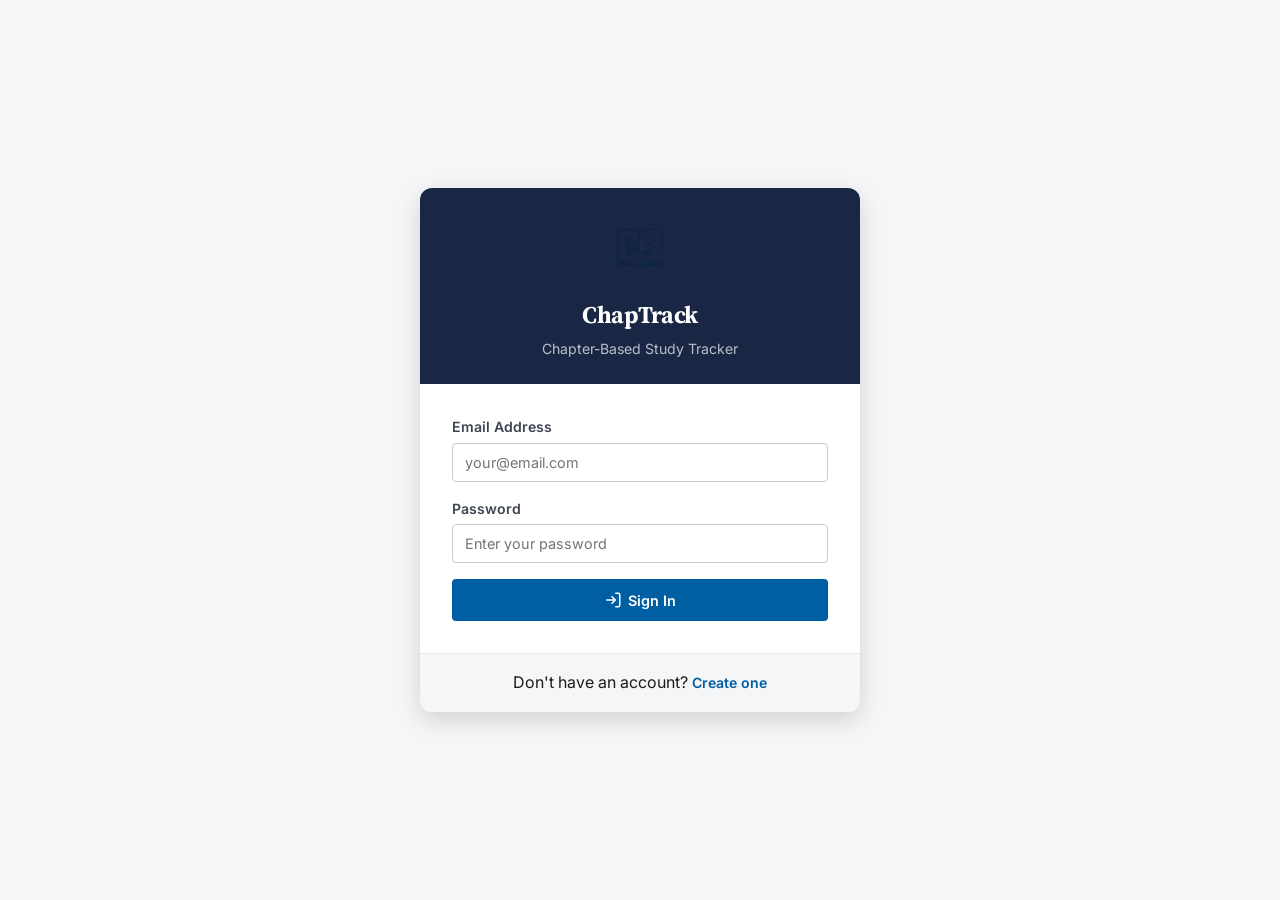
<file: auth.html>
<!DOCTYPE html>
<html lang="en">
<head>
  <meta charset="utf-8" />
  <meta name="description" content="ChapTrack - Personal Chapter-Based Study Tracker for HSC Students" />
  <meta name="viewport" content="width=device-width, initial-scale=1.0" />
  <meta name="MobileOptimized" content="width" />
  <meta name="HandheldFriendly" content="true" />
  <title>ChapTrack | Sign In</title>
  <link rel="preconnect" href="https://fonts.googleapis.com">
  <link rel="preconnect" href="https://fonts.gstatic.com" crossorigin>
  <link href="https://fonts.googleapis.com/css2?family=Inter:wght@400;500;600;700&family=Source+Serif+Pro:wght@600;700&display=swap" rel="stylesheet">
  <link rel="stylesheet" href="style.css">
  <style>
    .auth-page {
      min-height: 100vh;
      display: flex;
      flex-direction: column;
      background: var(--gray-100);
    }
    .auth-container {
      flex: 1;
      display: flex;
      align-items: center;
      justify-content: center;
      padding: 32px 16px;
    }
    .auth-card {
      background: var(--white);
      border-radius: 12px;
      box-shadow: var(--shadow-lg);
      width: 100%;
      max-width: 440px;
      overflow: hidden;
    }
    .auth-card__header {
      background: var(--navy);
      padding: 32px 32px 24px;
      text-align: center;
    }
    .auth-card__header svg {
      width: 56px;
      height: 56px;
      margin-bottom: 12px;
    }
    .auth-card__header h1 {
      font-family: var(--font-serif);
      font-size: 1.5rem;
      font-weight: 700;
      color: var(--white);
      letter-spacing: -0.3px;
    }
    .auth-card__header p {
      color: rgba(255,255,255,0.7);
      font-size: 0.88rem;
      margin-top: 4px;
    }
    .auth-card__body {
      padding: 32px;
    }
    .auth-card__footer {
      padding: 16px 32px;
      border-top: 1px solid var(--gray-200);
      text-align: center;
      background: var(--gray-100);
    }
    .auth-card__footer a {
      color: var(--blue);
      text-decoration: none;
      font-weight: 600;
      font-size: 0.88rem;
    }
    .auth-card__footer a:hover {
      text-decoration: underline;
    }
    .auth-error {
      background: #fde7e7;
      color: var(--red);
      padding: 10px 14px;
      border-radius: var(--radius);
      font-size: 0.84rem;
      margin-bottom: 16px;
      display: none;
      border: 1px solid #f5c6c6;
    }
    .auth-error.visible {
      display: block;
    }
    .password-hint {
      font-size: 0.75rem;
      color: var(--gray-500);
      margin-top: 4px;
    }
  </style>
</head>
<body class="auth-page">

  <div class="auth-container">
    <div class="auth-card">
      <div class="auth-card__header">
        <img src="/images/c.png" alt="ChapTrack" style="width:56px;height:56px;margin-bottom:12px;">
        <h1>ChapTrack</h1>
        <p>Chapter-Based Study Tracker</p>
      </div>
      <div class="auth-card__body">
        <div class="auth-error" id="authError"></div>
        
        <!-- Login Form -->
        <form id="loginForm">
          <div class="form-group">
            <label class="form-label" for="loginEmail">Email Address</label>
            <input class="form-input" type="email" id="loginEmail" placeholder="your@email.com" autocomplete="email" required>
          </div>
          <div class="form-group">
            <label class="form-label" for="loginPassword">Password</label>
            <input class="form-input" type="password" id="loginPassword" placeholder="Enter your password" autocomplete="current-password" required>
          </div>
          <button type="submit" class="btn btn-primary" style="width:100%;justify-content:center;padding:12px;">
            <svg viewBox="0 0 24 24" fill="none" stroke="currentColor" stroke-width="2"><path d="M15 3h4a2 2 0 0 1 2 2v14a2 2 0 0 1-2 2h-4"/><polyline points="10 17 15 12 10 7"/><line x1="15" y1="12" x2="3" y2="12"/></svg>
            Sign In
          </button>
        </form>

        <!-- Register Form (hidden by default) -->
        <form id="registerForm" style="display:none;">
          <div class="form-group">
            <label class="form-label" for="registerEmail">Email Address</label>
            <input class="form-input" type="email" id="registerEmail" placeholder="your@email.com" autocomplete="email" required>
          </div>
          <div class="form-group">
            <label class="form-label" for="registerPassword">Create Password</label>
            <input class="form-input" type="password" id="registerPassword" placeholder="Min 4 characters" autocomplete="new-password" required minlength="4">
            <p class="password-hint">Must be at least 4 characters</p>
          </div>
          <div class="form-group">
            <label class="form-label" for="registerConfirm">Confirm Password</label>
            <input class="form-input" type="password" id="registerConfirm" placeholder="Re-enter password" autocomplete="new-password" required>
          </div>
          <button type="submit" class="btn btn-primary" style="width:100%;justify-content:center;padding:12px;">
            <img src="/images/c.png" alt="ChapTrack" style="width:56px;height:56px;margin-bottom:12px;">            Create Account
          </button>
        </form>
      </div>
      <div class="auth-card__footer">
        <span id="toggleText">Don't have an account?</span>
        <a href="#" id="toggleAuth">Create one</a>
      </div>
    </div>
  </div>

  <script>
    const API_BASE = '/api';
    let isLogin = true;

    function showError(msg) {
      const el = document.getElementById('authError');
      el.textContent = msg;
      el.classList.add('visible');
      setTimeout(() => el.classList.remove('visible'), 5000);
    }

    document.getElementById('toggleAuth').addEventListener('click', function(e) {
      e.preventDefault();
      isLogin = !isLogin;
      document.getElementById('loginForm').style.display = isLogin ? 'block' : 'none';
      document.getElementById('registerForm').style.display = isLogin ? 'none' : 'block';
      document.getElementById('toggleText').textContent = isLogin ? "Don't have an account?" : "Already have an account?";
      document.getElementById('toggleAuth').textContent = isLogin ? 'Create one' : 'Sign in';
      document.getElementById('authError').classList.remove('visible');
      document.querySelector('.auth-card__header p').textContent = isLogin ? 'Chapter-Based Study Tracker' : 'Create Your Account';
    });

    document.getElementById('loginForm').addEventListener('submit', async function(e) {
      e.preventDefault();
      const email = document.getElementById('loginEmail').value.trim();
      const password = document.getElementById('loginPassword').value;

      try {
        const res = await fetch(`${API_BASE}/auth/login`, {
          method: 'POST',
          headers: { 'Content-Type': 'application/json' },
          body: JSON.stringify({ email, password })
        });
        const data = await res.json();
        if (!res.ok) throw new Error(data.error || 'Login failed');
        
        localStorage.setItem('chaptrack_user', JSON.stringify({ id: data.user_id, email: data.email }));
        localStorage.setItem('chaptrack_token', data.user_id.toString());
        window.location.href = '/index.html';
      } catch (err) {
        showError(err.message);
      }
    });

    document.getElementById('registerForm').addEventListener('submit', async function(e) {
      e.preventDefault();
      const email = document.getElementById('registerEmail').value.trim();
      const password = document.getElementById('registerPassword').value;
      const confirm = document.getElementById('registerConfirm').value;

      if (password !== confirm) return showError('Passwords do not match');
      if (password.length < 4) return showError('Password must be at least 4 characters');

      try {
        const res = await fetch(`${API_BASE}/auth/register`, {
          method: 'POST',
          headers: { 'Content-Type': 'application/json' },
          body: JSON.stringify({ email, password })
        });
        const data = await res.json();
        if (!res.ok) throw new Error(data.error || 'Registration failed');

        localStorage.setItem('chaptrack_user', JSON.stringify({ id: data.user_id, email: data.email }));
        localStorage.setItem('chaptrack_token', data.user_id.toString());
        window.location.href = '/index.html';
      } catch (err) {
        showError(err.message);
      }
    });

    // Check if already logged in
    const saved = localStorage.getItem('chaptrack_user');
    if (saved) {
      try {
        const user = JSON.parse(saved);
        if (user.id) window.location.href = '/index.html';
      } catch(e) {}
    }
  </script>
</body>
</html>
</file>
<file: style.css>
/* ===== CHAPTRACK - Complete Stylesheet ===== */
/* Design inspired by U.S. government digital services */

:root {
  --navy: #1a2744;
  --navy-dark: #0f1a2e;
  --navy-light: #243656;
  --blue: #005ea2;
  --blue-dark: #004a82;
  --blue-light: #0076d6;
  --white: #ffffff;
  --gray-100: #f5f6f8;
  --gray-200: #e8eaee;
  --gray-300: #c6cace;
  --gray-400: #a9aeb1;
  --gray-500: #71767a;
  --gray-600: #565c65;
  --gray-700: #3d4551;
  --gray-800: #2d3748;
  --gray-900: #1b1b1b;
  --red: #d83933;
  --red-dark: #b51d1d;
  --green: #2e8540;
  --green-dark: #216e30;
  --yellow: #f5a623;
  --orange: #e66f00;
  --max-width: 1200px;
  --header-height: 64px;
  --font-sans: 'Inter', -apple-system, BlinkMacSystemFont, 'Segoe UI', Roboto, Helvetica, Arial, sans-serif;
  --font-serif: 'Source Serif Pro', 'Merriweather', 'Georgia', serif;
  --radius: 4px;
  --shadow-sm: 0 1px 3px rgba(0, 0, 0, 0.08);
  --shadow-md: 0 4px 12px rgba(0, 0, 0, 0.1);
  --shadow-lg: 0 8px 24px rgba(0, 0, 0, 0.15);
}

* {
  margin: 0;
  padding: 0;
  box-sizing: border-box;
}

html {
  font-size: 16px;
  scroll-behavior: smooth;
}

body {
  font-family: var(--font-sans);
  color: var(--gray-900);
  background: var(--gray-100);
  line-height: 1.6;
  min-height: 100vh;
}

/* ===== HEADER ===== */
.usa-overlay {
  position: fixed;
  top: 0;
  left: 0;
  width: 100%;
  height: 100%;
  background: rgba(0, 0, 0, 0.5);
  z-index: 998;
  display: none;
}

.usa-overlay.active {
  display: block;
}

.usa-header {
  background: var(--navy);
  position: sticky;
  top: 0;
  z-index: 1000;
  box-shadow: var(--shadow-md);
}

.usa-navbar {
  max-width: var(--max-width);
  margin: 0 auto;
  display: flex;
  align-items: center;
  justify-content: space-between;
  padding: 0 16px;
  height: var(--header-height);
}

.usa-logo {
  display: flex;
  align-items: center;
  text-decoration: none;
}

.usa-logo svg {
  width: 40px;
  height: 40px;
  margin-right: 10px;
}

.usa-logo__text {
  font-family: var(--font-serif);
  font-size: 1.25rem;
  font-weight: 700;
  color: var(--white);
  letter-spacing: -0.3px;
}

.usa-logo__text a {
  text-decoration: none;
  color: inherit;
  display: flex;
  align-items: center;
}

.header-right {
  display: flex;
  align-items: center;
  gap: 16px;
}

/* Navigation */
.usa-nav {
  display: flex;
  align-items: center;
}

.usa-nav__primary {
  list-style: none;
  display: flex;
  gap: 4px;
  margin: 0;
  padding: 0;
}

.usa-nav__link {
  color: var(--white);
  text-decoration: none;
  padding: 8px 16px;
  border-radius: var(--radius);
  font-size: 0.9rem;
  font-weight: 500;
  transition: background 0.15s;
  display: flex;
  align-items: center;
  gap: 6px;
  white-space: nowrap;
}

.usa-nav__link:hover,
.usa-nav__link.active {
  background: rgba(255, 255, 255, 0.12);
}

.usa-nav__link svg {
  width: 18px;
  height: 18px;
  flex-shrink: 0;
}

/* Notification Bell */
.notification-bell {
  position: relative;
  background: none;
  border: none;
  cursor: pointer;
  padding: 8px;
  border-radius: var(--radius);
  transition: background 0.15s;
}

.notification-bell:hover {
  background: rgba(255, 255, 255, 0.12);
}

.notification-bell svg {
  width: 22px;
  height: 22px;
}

.notification-badge {
  position: absolute;
  top: 2px;
  right: 2px;
  background: var(--red);
  color: var(--white);
  font-size: 0.65rem;
  font-weight: 700;
  width: 18px;
  height: 18px;
  border-radius: 50%;
  display: flex;
  align-items: center;
  justify-content: center;
  border: 2px solid var(--navy);
}

/* Mobile hamburger */
.mobile-btn {
  display: none;
  background: none;
  border: none;
  cursor: pointer;
  padding: 8px;
  border-radius: var(--radius);
}

.mobile-btn:hover {
  background: rgba(255, 255, 255, 0.12);
}

.mobile-btn svg {
  width: 24px;
  height: 24px;
}

/* Mobile Menu */
.mobile-menu {
  display: none;
  position: fixed;
  top: var(--header-height);
  left: 0;
  width: 100%;
  background: var(--navy);
  z-index: 999;
  padding: 8px 16px;
  box-shadow: var(--shadow-lg);
  max-height: calc(100vh - var(--header-height));
  overflow-y: auto;
}

.mobile-menu.active {
  display: block;
}

.mobile-menu a {
  display: flex;
  align-items: center;
  gap: 10px;
  color: var(--white);
  text-decoration: none;
  padding: 12px 16px;
  border-radius: var(--radius);
  font-size: 0.95rem;
  font-weight: 500;
  border-bottom: 1px solid rgba(255, 255, 255, 0.08);
}

.mobile-menu a:hover,
.mobile-menu a.active {
  background: rgba(255, 255, 255, 0.12);
}

.mobile-menu a svg {
  width: 20px;
  height: 20px;
  flex-shrink: 0;
}

/* Notification dropdown */
.notification-dropdown {
  display: none;
  position: absolute;
  top: calc(var(--header-height) - 4px);
  right: 16px;
  width: 380px;
  max-width: 95vw;
  background: var(--white);
  border-radius: 8px;
  box-shadow: var(--shadow-lg);
  z-index: 1001;
  overflow: hidden;
}

.notification-dropdown.active {
  display: block;
}

.notification-dropdown__header {
  display: flex;
  justify-content: space-between;
  align-items: center;
  padding: 14px 16px;
  border-bottom: 1px solid var(--gray-200);
  font-weight: 600;
  font-size: 0.95rem;
  color: var(--gray-800);
}

.notification-dropdown__list {
  max-height: 350px;
  overflow-y: auto;
}

.notification-item {
  padding: 12px 16px;
  border-bottom: 1px solid var(--gray-100);
  cursor: pointer;
  transition: background 0.1s;
}

.notification-item:hover {
  background: var(--gray-100);
}

.notification-item.unread {
  border-left: 3px solid var(--blue);
  background: #f0f7fc;
}

.notification-item.pinned {
  border-left: 3px solid var(--yellow);
}

.notification-item__title {
  font-weight: 600;
  font-size: 0.88rem;
  color: var(--gray-900);
  margin-bottom: 2px;
}

.notification-item__message {
  font-size: 0.8rem;
  color: var(--gray-500);
}

.notification-item__time {
  font-size: 0.72rem;
  color: var(--gray-400);
  margin-top: 4px;
}

/* ===== MAIN CONTENT ===== */
.main-content {
  max-width: var(--max-width);
  margin: 0 auto;
  padding: 24px 16px;
  min-height: calc(100vh - var(--header-height) - 300px);
}

/* ===== FOOTER ===== */
.usa-footer {
  background: var(--navy-dark);
  color: var(--white);
  margin-top: 48px;
}

.usa-footer__primary-section {
  padding: 40px 16px 32px;
}

.usa-footer__inner {
  max-width: var(--max-width);
  margin: 0 auto;
}

.footer-logo {
  text-align: center;
  margin-bottom: 32px;
}

.footer-logo svg {
  width: 60px;
  height: 60px;
}

.footer-grid {
  display: grid;
  grid-template-columns: repeat(4, 1fr);
  gap: 32px;
}

.footer-column h3 {
  font-family: var(--font-serif);
  font-size: 1rem;
  font-weight: 700;
  margin-bottom: 12px;
  color: var(--white);
}

.footer-column ul {
  list-style: none;
  padding: 0;
}

.footer-column ul li {
  margin-bottom: 6px;
}

.footer-column ul li a {
  color: rgba(255, 255, 255, 0.75);
  text-decoration: none;
  font-size: 0.88rem;
  transition: color 0.15s;
}

.footer-column ul li a:hover {
  color: var(--white);
  text-decoration: underline;
}

.usa-footer__secondary-section {
  border-top: 1px solid rgba(255, 255, 255, 0.1);
  padding: 16px;
  text-align: center;
}

.usa-footer__secondary-section p {
  color: rgba(255, 255, 255, 0.5);
  font-size: 0.8rem;
}

.return-to-top {
  text-align: center;
  padding: 16px;
}

.return-to-top a {
  color: rgba(255, 255, 255, 0.6);
  text-decoration: none;
  font-size: 0.82rem;
  display: inline-flex;
  align-items: center;
  gap: 6px;
  transition: color 0.15s;
}

.return-to-top a:hover {
  color: var(--white);
}

.return-to-top svg {
  width: 16px;
  height: 16px;
}

/* ===== CARDS & COMPONENTS ===== */
.card {
  background: var(--white);
  border-radius: 8px;
  box-shadow: var(--shadow-sm);
  border: 1px solid var(--gray-200);
  overflow: hidden;
}

.card-header {
  padding: 16px 20px;
  border-bottom: 1px solid var(--gray-200);
  font-weight: 600;
  font-size: 1rem;
  color: var(--gray-800);
  display: flex;
  align-items: center;
  justify-content: space-between;
}

.card-header svg {
  width: 20px;
  height: 20px;
  color: var(--navy);
}

.card-body {
  padding: 20px;
}

.card-footer {
  padding: 12px 20px;
  border-top: 1px solid var(--gray-200);
  background: var(--gray-100);
}

/* Stat Cards */
.stat-grid {
  display: grid;
  grid-template-columns: repeat(auto-fit, minmax(200px, 1fr));
  gap: 16px;
  margin-bottom: 24px;
}

.stat-card {
  background: var(--white);
  border-radius: 8px;
  padding: 20px;
  box-shadow: var(--shadow-sm);
  border: 1px solid var(--gray-200);
  border-top: 3px solid var(--navy);
}

.stat-card.blue { border-top-color: var(--blue); }
.stat-card.green { border-top-color: var(--green); }
.stat-card.red { border-top-color: var(--red); }
.stat-card.yellow { border-top-color: var(--yellow); }
.stat-card.orange { border-top-color: var(--orange); }

.stat-card__value {
  font-family: var(--font-serif);
  font-size: 2rem;
  font-weight: 700;
  color: var(--gray-900);
  line-height: 1;
  margin-bottom: 4px;
}

.stat-card__label {
  font-size: 0.82rem;
  color: var(--gray-500);
  font-weight: 500;
}

/* Buttons */
.btn {
  display: inline-flex;
  align-items: center;
  gap: 6px;
  padding: 10px 20px;
  border-radius: var(--radius);
  font-size: 0.9rem;
  font-weight: 600;
  text-decoration: none;
  cursor: pointer;
  border: none;
  transition: all 0.15s;
  font-family: var(--font-sans);
}

.btn svg {
  width: 18px;
  height: 18px;
}

.btn-primary {
  background: var(--blue);
  color: var(--white);
}

.btn-primary:hover {
  background: var(--blue-dark);
}

.btn-secondary {
  background: var(--white);
  color: var(--gray-700);
  border: 1px solid var(--gray-300);
}

.btn-secondary:hover {
  background: var(--gray-100);
  border-color: var(--gray-400);
}

.btn-danger {
  background: var(--red);
  color: var(--white);
}

.btn-danger:hover {
  background: var(--red-dark);
}

.btn-sm {
  padding: 6px 12px;
  font-size: 0.8rem;
}

.btn-xs {
  padding: 3px 8px;
  font-size: 0.72rem;
  border-radius: 3px;
}

.btn-group {
  display: flex;
  gap: 8px;
  flex-wrap: wrap;
}

/* Forms */
.form-group {
  margin-bottom: 16px;
}

.form-label {
  display: block;
  font-weight: 600;
  font-size: 0.88rem;
  color: var(--gray-700);
  margin-bottom: 4px;
}

.form-input,
.form-select,
.form-textarea {
  width: 100%;
  padding: 10px 12px;
  border: 1px solid var(--gray-300);
  border-radius: var(--radius);
  font-size: 0.9rem;
  font-family: var(--font-sans);
  transition: border-color 0.15s;
  background: var(--white);
}

.form-input:focus,
.form-select:focus,
.form-textarea:focus {
  outline: none;
  border-color: var(--blue);
  box-shadow: 0 0 0 3px rgba(0, 94, 162, 0.1);
}

.form-textarea {
  resize: vertical;
  min-height: 80px;
}

/* Tables */
.table-wrapper {
  overflow-x: auto;
}

table {
  width: 100%;
  border-collapse: collapse;
  font-size: 0.88rem;
}

thead th {
  background: var(--gray-100);
  padding: 12px 16px;
  text-align: left;
  font-weight: 600;
  color: var(--gray-700);
  border-bottom: 2px solid var(--gray-300);
  white-space: nowrap;
}

tbody td {
  padding: 10px 16px;
  border-bottom: 1px solid var(--gray-200);
}

tbody tr:hover {
  background: var(--gray-100);
}

/* Progress Bar */
.progress-bar {
  width: 100%;
  height: 8px;
  background: var(--gray-200);
  border-radius: 4px;
  overflow: hidden;
}

.progress-bar__fill {
  height: 100%;
  border-radius: 4px;
  transition: width 0.3s;
}

.progress-bar__fill.blue { background: var(--blue); }
.progress-bar__fill.green { background: var(--green); }
.progress-bar__fill.red { background: var(--red); }
.progress-bar__fill.yellow { background: var(--yellow); }

/* Badges */
.badge {
  display: inline-flex;
  align-items: center;
  padding: 3px 10px;
  border-radius: 12px;
  font-size: 0.72rem;
  font-weight: 600;
  white-space: nowrap;
}

.badge-blue { background: #e1f0fa; color: #005ea2; }
.badge-green { background: #e6f4ea; color: #2e8540; }
.badge-red { background: #fde7e7; color: #d83933; }
.badge-yellow { background: #fef3e0; color: #e66f00; }
.badge-gray { background: #f0f0f0; color: #565c65; }

/* Tags */
.tag {
  display: inline-flex;
  align-items: center;
  gap: 4px;
  padding: 4px 10px;
  border-radius: 4px;
  font-size: 0.78rem;
  font-weight: 500;
  background: var(--gray-100);
  color: var(--gray-600);
  border: 1px solid var(--gray-300);
}

.tag svg {
  width: 14px;
  height: 14px;
}

/* Grid Layouts */
.grid-2 {
  display: grid;
  grid-template-columns: repeat(2, 1fr);
  gap: 16px;
}

.grid-3 {
  display: grid;
  grid-template-columns: repeat(3, 1fr);
  gap: 16px;
}

.grid-4 {
  display: grid;
  grid-template-columns: repeat(4, 1fr);
  gap: 16px;
}

/* Chapter List */
.chapter-list {
  list-style: none;
  padding: 0;
}

.chapter-item {
  display: flex;
  align-items: center;
  justify-content: space-between;
  padding: 12px 16px;
  border-bottom: 1px solid var(--gray-200);
  transition: background 0.1s;
  gap: 12px;
}

.chapter-item:hover {
  background: var(--gray-100);
}

.chapter-item__info {
  flex: 1;
  min-width: 0;
}

.chapter-item__name {
  font-weight: 600;
  font-size: 0.9rem;
  color: var(--gray-800);
  margin-bottom: 2px;
}

.chapter-item__meta {
  font-size: 0.76rem;
  color: var(--gray-500);
  display: flex;
  gap: 12px;
  flex-wrap: wrap;
}

.chapter-item__actions {
  display: flex;
  gap: 4px;
  flex-shrink: 0;
}

/* Accordion */
.accordion {
  border: 1px solid var(--gray-200);
  border-radius: 8px;
  overflow: hidden;
  margin-bottom: 8px;
}

.accordion__header {
  display: flex;
  align-items: center;
  justify-content: space-between;
  width: 100%;
  padding: 14px 20px;
  background: var(--white);
  border: none;
  cursor: pointer;
  font-weight: 600;
  font-size: 0.95rem;
  color: var(--gray-800);
  text-align: left;
  transition: background 0.15s;
}

.accordion__header:hover {
  background: var(--gray-100);
}

.accordion__header svg {
  width: 20px;
  height: 20px;
  transition: transform 0.2s;
  flex-shrink: 0;
  color: var(--gray-500);
}

.accordion__header.open svg {
  transform: rotate(180deg);
}

.accordion__body {
  display: none;
  padding: 0 20px 16px;
  background: var(--white);
}

.accordion__body.open {
  display: block;
}

/* Section Headers */
.section-title {
  font-family: var(--font-serif);
  font-size: 1.5rem;
  font-weight: 700;
  color: var(--gray-900);
  margin-bottom: 16px;
  display: flex;
  align-items: center;
  gap: 10px;
}

.section-title svg {
  width: 28px;
  height: 28px;
  color: var(--navy);
}

.section-subtitle {
  font-size: 1.1rem;
  font-weight: 600;
  color: var(--gray-700);
  margin-bottom: 12px;
}

/* Empty State */
.empty-state {
  text-align: center;
  padding: 48px 20px;
  color: var(--gray-500);
}

.empty-state svg {
  width: 64px;
  height: 64px;
  margin-bottom: 16px;
  opacity: 0.4;
}

.empty-state h3 {
  font-size: 1.1rem;
  font-weight: 600;
  color: var(--gray-600);
  margin-bottom: 8px;
}

.empty-state p {
  font-size: 0.9rem;
  margin-bottom: 16px;
}

/* Modal */
.modal-overlay {
  display: none;
  position: fixed;
  top: 0;
  left: 0;
  width: 100%;
  height: 100%;
  background: rgba(0, 0, 0, 0.5);
  z-index: 2000;
  align-items: center;
  justify-content: center;
}

.modal-overlay.active {
  display: flex;
}

.modal {
  background: var(--white);
  border-radius: 8px;
  box-shadow: var(--shadow-lg);
  width: 90%;
  max-width: 560px;
  max-height: 85vh;
  overflow-y: auto;
}

.modal-header {
  display: flex;
  align-items: center;
  justify-content: space-between;
  padding: 16px 20px;
  border-bottom: 1px solid var(--gray-200);
  font-weight: 600;
  font-size: 1rem;
}

.modal-body {
  padding: 20px;
}

.modal-footer {
  display: flex;
  gap: 8px;
  justify-content: flex-end;
  padding: 16px 20px;
  border-top: 1px solid var(--gray-200);
  background: var(--gray-100);
}

.modal-close {
  background: none;
  border: none;
  cursor: pointer;
  padding: 4px;
  border-radius: var(--radius);
  color: var(--gray-500);
}

.modal-close:hover {
  background: var(--gray-100);
  color: var(--gray-800);
}

.modal-close svg {
  width: 22px;
  height: 22px;
}

/* Toast */
.toast-container {
  position: fixed;
  bottom: 20px;
  right: 20px;
  z-index: 3000;
  display: flex;
  flex-direction: column;
  gap: 8px;
}

.toast {
  background: var(--gray-900);
  color: var(--white);
  padding: 12px 20px;
  border-radius: 8px;
  font-size: 0.88rem;
  box-shadow: var(--shadow-lg);
  animation: slideIn 0.3s ease;
  max-width: 400px;
}

.toast.success { background: var(--green); }
.toast.error { background: var(--red); }

@keyframes slideIn {
  from { transform: translateX(100%); opacity: 0; }
  to { transform: translateX(0); opacity: 1; }
}

/* Search */
.search-box {
  position: relative;
}

.search-box input {
  padding-left: 40px;
}

.search-box svg {
  position: absolute;
  left: 12px;
  top: 50%;
  transform: translateY(-50%);
  width: 18px;
  height: 18px;
  color: var(--gray-400);
  pointer-events: none;
}

/* Tabs */
.tabs {
  display: flex;
  border-bottom: 2px solid var(--gray-200);
  margin-bottom: 16px;
  gap: 0;
}

.tab {
  padding: 10px 20px;
  cursor: pointer;
  font-weight: 600;
  font-size: 0.88rem;
  color: var(--gray-500);
  border-bottom: 2px solid transparent;
  margin-bottom: -2px;
  transition: all 0.15s;
  background: none;
  border-top: none;
  border-left: none;
  border-right: none;
  font-family: var(--font-sans);
}

.tab:hover {
  color: var(--gray-700);
}

.tab.active {
  color: var(--blue);
  border-bottom-color: var(--blue);
}

/* Insights List */
.insight-list {
  list-style: none;
  padding: 0;
}

.insight-list li {
  padding: 10px 12px;
  border-bottom: 1px solid var(--gray-100);
  display: flex;
  align-items: center;
  justify-content: space-between;
  gap: 8px;
}

.insight-list li:last-child {
  border-bottom: none;
}

.insight-list__name {
  font-size: 0.88rem;
  font-weight: 500;
  color: var(--gray-800);
  flex: 1;
}

.insight-list__value {
  font-weight: 600;
  font-size: 0.85rem;
  color: var(--gray-600);
  flex-shrink: 0;
}

/* Time input group */
.time-input-group {
  display: flex;
  gap: 8px;
  align-items: center;
}

.time-input-group input {
  width: 80px;
  text-align: center;
}

.time-input-group span {
  color: var(--gray-500);
  font-size: 0.88rem;
}

/* Chapter Detail */
.chapter-detail-grid {
  display: grid;
  grid-template-columns: repeat(auto-fit, minmax(160px, 1fr));
  gap: 12px;
}

.chapter-detail-item {
  text-align: center;
  padding: 14px 12px;
  background: var(--gray-100);
  border-radius: 8px;
}

.chapter-detail-item__value {
  font-family: var(--font-serif);
  font-size: 1.5rem;
  font-weight: 700;
  color: var(--navy);
}

.chapter-detail-item__label {
  font-size: 0.72rem;
  color: var(--gray-500);
  font-weight: 500;
  margin-top: 2px;
}

/* Checkbox toggle */
.toggle-row {
  display: flex;
  align-items: center;
  justify-content: space-between;
  padding: 10px 0;
}

.toggle-row label {
  font-size: 0.9rem;
  color: var(--gray-700);
  cursor: pointer;
}

.toggle-switch {
  position: relative;
  width: 44px;
  height: 24px;
  flex-shrink: 0;
}

.toggle-switch input {
  opacity: 0;
  width: 0;
  height: 0;
}

.toggle-slider {
  position: absolute;
  cursor: pointer;
  top: 0;
  left: 0;
  right: 0;
  bottom: 0;
  background: var(--gray-300);
  border-radius: 12px;
  transition: 0.2s;
}

.toggle-slider:before {
  content: '';
  position: absolute;
  height: 18px;
  width: 18px;
  left: 3px;
  bottom: 3px;
  background: var(--white);
  border-radius: 50%;
  transition: 0.2s;
}

.toggle-switch input:checked + .toggle-slider {
  background: var(--blue);
}

.toggle-switch input:checked + .toggle-slider:before {
  transform: translateX(20px);
}

/* ===== RESPONSIVE ===== */
@media (max-width: 1024px) {
  .footer-grid {
    grid-template-columns: repeat(2, 1fr);
  }
  
  .grid-3 {
    grid-template-columns: repeat(2, 1fr);
  }
  
  .grid-4 {
    grid-template-columns: repeat(2, 1fr);
  }
}

@media (max-width: 768px) {
  .usa-nav__primary {
    display: none;
  }
  
  .mobile-btn {
    display: block;
  }
  
  .header-right {
    gap: 4px;
  }
  
  .usa-nav__link {
    font-size: 0.8rem;
    padding: 6px 10px;
  }
  
  .stat-grid {
    grid-template-columns: repeat(2, 1fr);
  }
  
  .grid-2 {
    grid-template-columns: 1fr;
  }
  
  .grid-3 {
    grid-template-columns: 1fr 1fr;
  }
  
  .grid-4 {
    grid-template-columns: 1fr 1fr;
  }
  
  .footer-grid {
    grid-template-columns: 1fr 1fr;
    gap: 20px;
  }
  
  .section-title {
    font-size: 1.25rem;
  }
  
  .chapter-detail-grid {
    grid-template-columns: repeat(3, 1fr);
  }
  
  .notification-dropdown {
    right: 0;
    width: 100vw;
    max-width: 100vw;
    border-radius: 0;
  }
  
  .modal {
    width: 95%;
    max-height: 90vh;
  }
}

@media (max-width: 480px) {
  .stat-grid {
    grid-template-columns: 1fr;
  }
  
  .grid-3 {
    grid-template-columns: 1fr;
  }
  
  .grid-4 {
    grid-template-columns: 1fr;
  }
  
  .footer-grid {
    grid-template-columns: 1fr;
  }
  
  .chapter-detail-grid {
    grid-template-columns: repeat(2, 1fr);
  }
  
  .btn-group {
    flex-direction: column;
  }
  
  .tabs {
    flex-wrap: wrap;
  }
  
  .chapter-item {
    flex-direction: column;
    align-items: flex-start;
  }
  
  .chapter-item__actions {
    align-self: flex-end;
  }
}
</file>
